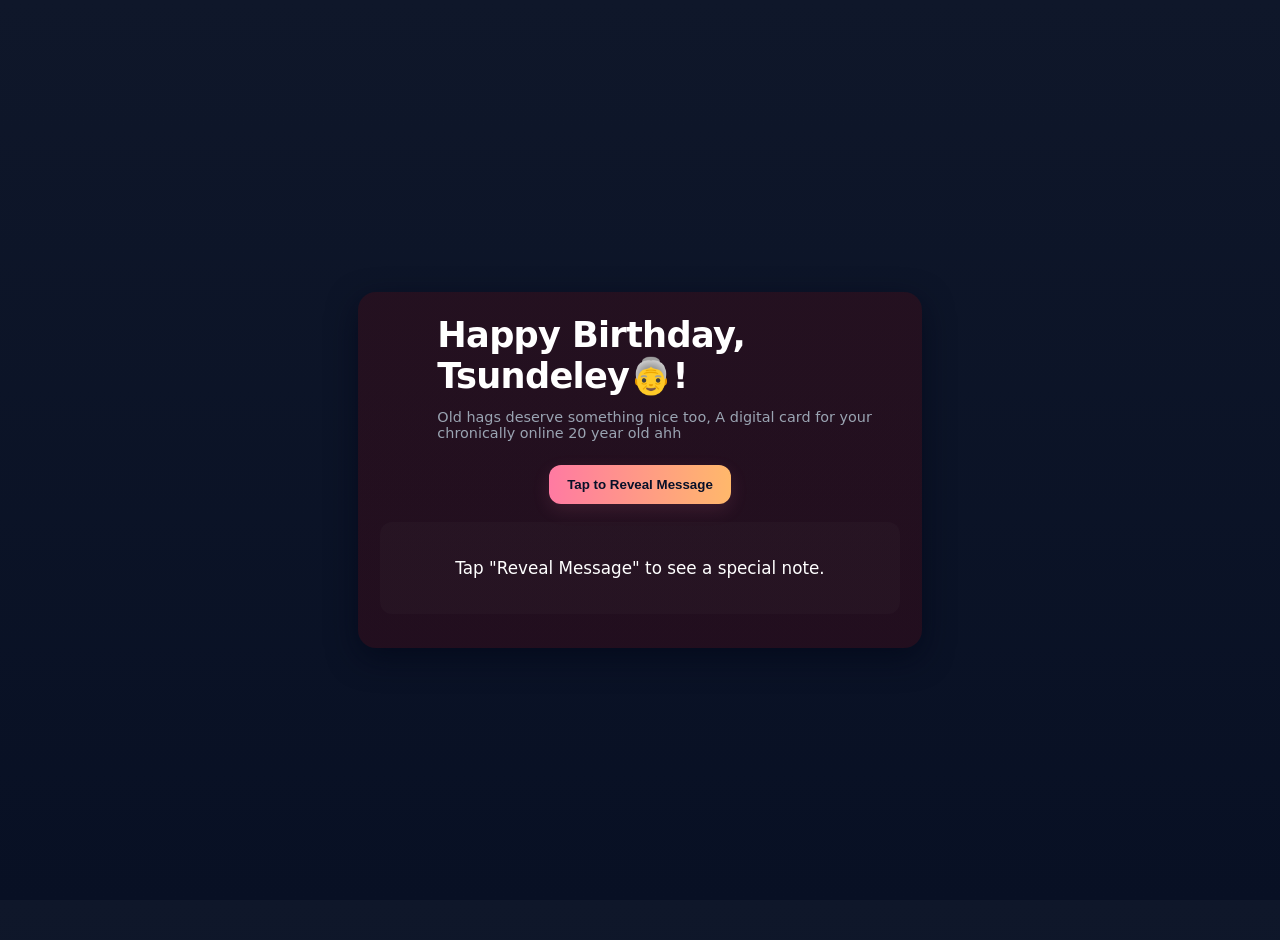
<file: birthday.html>
<!--
Simple single-file birthday card webpage
How to use:
 1. Save this file as `birthday_card.html` on your computer.
 2. Send it to your phone (email, messaging app, AirDrop, Google Drive).
 3. Open the file in your phone's browser (Chrome/Safari) — it works offline.

Features:
 - Mobile-first responsive layout
 - Tap to reveal a message / play a short melody
 - Light confetti animation
 - Customizable recipient name (edit the `recipientName` variable)
-->

<!doctype html>
<html lang="en">
<head>
  <meta charset="utf-8">
  <meta name="viewport" content="width=device-width,initial-scale=1">
  <title>Happy Birthday 🎉</title>
  <style>
    :root{--bg:#0f172a;--card:#0b1220;--accent:#ff7aa2;--muted:#9aa4b2}
    html,body{height:100%;margin:0;font-family:system-ui,-apple-system,Segoe UI,Roboto,'Helvetica Neue',Arial}
    body{display:flex;align-items:center;justify-content:center;background:linear-gradient(180deg,var(--bg),#081024);color:#fff;padding:20px}
    .card{width:100%;max-width:520px;background:linear-gradient(180deg,rgba(129, 1, 0, 0.2),rgba(129, 0, 1, 0.2 ));border-radius:18px;padding:22px;box-shadow:0 10px 30px rgba(2,6,23,0.6);position:relative;overflow:hidden}
    h1{margin:0;font-size:2.2rem;letter-spacing:-0.02em}
    p.lead{color:var(--muted);margin:8px 0 18px}
    .big-emoji{font-size:3.8rem;margin:10px 0}

    .btn{display:inline-block;padding:12px 18px;border-radius:12px;background:linear-gradient(90deg,var(--accent),#ffb86b);color:#071028;font-weight:700;text-decoration:none;box-shadow:0 6px 18px rgba(255,122,162,0.12);border:none}
    .controls {
        display: flex;
        gap: 10px;
        flex-wrap: wrap;
        justify-content: center;   /* centers horizontally */
        align-items: center;       /* centers vertically within the row */
        text-align: center;        /* ensures inline alignment when wrapping */
        margin-top: 12px;
    }

    .message{margin-top:18px;background:rgba(255,255,255,0.02);padding:14px;border-radius:12px;min-height:64px;display:flex;align-items:center;justify-content:center;font-size:1.05rem;text-align:center;white-space:pre-line}
    .small{font-size:0.9rem;color:var(--muted);justify-content:center;margin-top:12px; margin-bottom: 12px;}

    /* Confetti canvas covers card */
    #confetti{position:absolute;left:0;top:0;width:100%;height:100%;pointer-events:none}

    /* responsive tweaks */
    @media (max-width:380px){h1{font-size:1.6rem}.big-emoji{font-size:3rem}}
  </style>
</head>
<body>
  <div class="card">
    <canvas id="confetti"></canvas>
    <div style="display:flex;align-items:center;gap:14px;">
      <div style="width:64px;height:64px;border-radius:14px;background:linear-gradient(180deg,#fff0,#fff0);display:flex;align-items:center;justify-content:center;font-size:1.6rem">
      </div>
      <div>
        <h1 id="title">Happy Birthday Tsundeley! </h1>
        <div class="small" id="subtitle"></div>
      </div>
    </div>

    <!-- <div class="big-emoji" id="bigEmoji">👨‍🦲</div> -->

    <div class="controls">
      <button id="revealBtn" class="btn">Tap to Reveal Message</button>
      <!-- <button id="songBtn" class="btn">Play a Melody</button> -->
    </div>

    <div class="message" id="message">Tap "Reveal Message" to see a special note.</div>
    <div class="small"></div>
  </div>

  <script>
    // --- Customize the recipient here ---
    const recipientName = 'Tsundeley'; // change this to the person's name
    // ------------------------------------

    const title = document.getElementById('title');
    const subtitle = document.getElementById('subtitle');
    const bigEmoji = document.getElementById('bigEmoji');
    const message = document.getElementById('message');
    const revealBtn = document.getElementById('revealBtn');
    const songBtn = document.getElementById('songBtn');

    title.textContent = `Happy Birthday, ${recipientName}👵!`;
    subtitle.textContent = 'Old hags deserve something nice too, A digital card for your chronically online 20 year old ahh';

    // Reveal message animation
    const messages = [
      `Congrats on becoming 20` ,
      `now you are basically (Pushing 30)`,
      `and basically the same age as me (Also pushing 30)`,
      `Bald Fuck`,
      `Loser`,
      `Male Coded Emotionally Reserved Ahh`,
      `Baldina Ahh`,
      `164cm short ahh`,
      `im just a girl ahh`,
      `freaky ahh`,
      `A nicer message will be sent on discord`,
        `Maybe`,
        `Depending on my mood`,
        `Type Shit`
    ];
    let shown = false;
    revealBtn.addEventListener('click', ()=>{
      if(shown) return; shown = true;
      message.textContent = '';
      let idx = 0;
      const interval = setInterval(()=>{
        if(idx >= messages.length){ clearInterval(interval); message.textContent = `${messages.join('\n\n')}\n\nWith love, Arshad`; return; }
        message.textContent += messages[idx] + '\n\n';
        idx += 1;
      }, 1200);
      burstConfetti();
      bigEmoji.classList.add('pop');
    });

    // Simple WebAudio melody (no files)
    songBtn.addEventListener('click', async ()=>{
      playMelody();
    });

    function playMelody(){
      try{
        const ctx = new (window.AudioContext || window.webkitAudioContext)();
        const notes = [440, 440, 0, 440, 0, 349, 440, 0, 523]; // simple pattern
        let t = ctx.currentTime;
        notes.forEach((freq,i)=>{
          if(freq>0){
            const o = ctx.createOscillator();
            const g = ctx.createGain();
            o.frequency.value = freq;
            o.type = 'sine';
            g.gain.value = 0.09;
            o.connect(g); g.connect(ctx.destination);
            o.start(t + i*0.22);
            o.stop(t + i*0.22 + 0.18);
          }
        });
      }catch(e){ alert('Audio not supported on this device.'); }
    }

    // --- Confetti ---
    const canvas = document.getElementById('confetti');
    const ctx = canvas.getContext('2d');
    function resize(){ canvas.width = canvas.clientWidth * devicePixelRatio; canvas.height = canvas.clientHeight * devicePixelRatio; ctx.scale(devicePixelRatio, devicePixelRatio); }
    window.addEventListener('resize', resize); resize();

    const particles = [];
    function createParticle(x,y){
      const colors = ['#ff7aa2','#ffd27a','#7ae3ff','#9affc9','#c9a7ff'];
      const p = {
        x, y, vx: (Math.random()-0.5)*4, vy: -Math.random()*6 - 2,
        size: Math.random()*8 + 6, color: colors[Math.floor(Math.random()*colors.length)], life: 70 + Math.random()*30
      };
      particles.push(p);
    }

    function burstConfetti(){
      const rect = canvas.getBoundingClientRect();
      const x = rect.width / 2; const y = rect.height / 3;
      for(let i=0;i<80;i++) createParticle(x + (Math.random()-0.5)*160, y + (Math.random()-0.5)*40);
    }

    function update(){
      ctx.clearRect(0,0,canvas.width,canvas.height);
      for(let i=particles.length-1;i>=0;i--){
        const p = particles[i];
        p.vy += 0.18; p.vx *= 0.99; p.x += p.vx; p.y += p.vy; p.life -= 1;
        ctx.beginPath(); ctx.fillStyle = p.color; ctx.rect(p.x, p.y, p.size, p.size*0.6); ctx.fill();
        if(p.life <= 0 || p.y > canvas.clientHeight + 40) particles.splice(i,1);
      }
      requestAnimationFrame(update);
    }
    update();

    // Small friendly auto-burst for first open
    setTimeout(()=>{ burstConfetti(); }, 700);

    // Allow tapping the big emoji to toggle one more surprise
    bigEmoji.addEventListener('click', ()=>{ bigEmoji.textContent = bigEmoji.textContent === '🎉' ? '💖' : '🎉'; burstConfetti(); });
  </script>
</body>
</html>
</file>
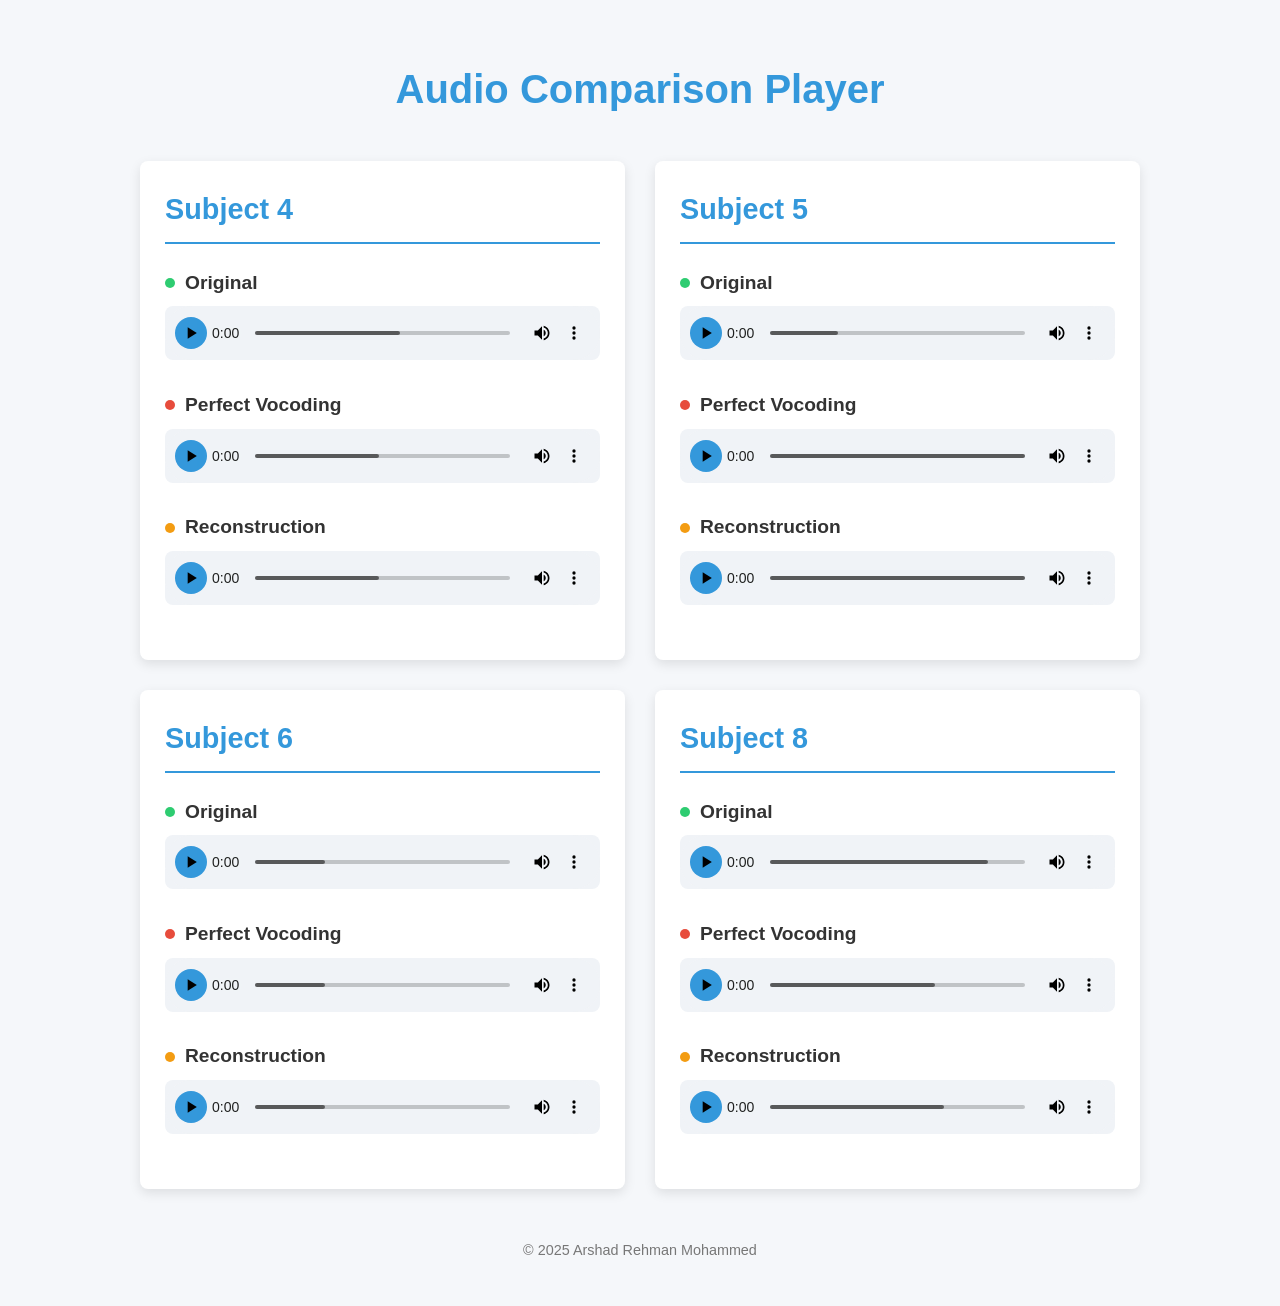
<file: pages/audio/audio.html>
<!DOCTYPE html>
<html lang="en">
<head>
  <meta charset="UTF-8">
  <meta name="viewport" content="width=device-width, initial-scale=1.0">
  <title>Dissertation Audio Player</title>
  <style>
    :root {
      --primary-color: #3498db;
      --secondary-color: #2980b9;
      --background-color: #f5f7fa;
      --card-background: #ffffff;
      --text-color: #333333;
      --border-radius: 8px;
      --box-shadow: 0 4px 12px rgba(0, 0, 0, 0.1);
      --transition: all 0.3s ease;
    }

    body {
      font-family: 'Segoe UI', Tahoma, Geneva, Verdana, sans-serif;
      background-color: var(--background-color);
      color: var(--text-color);
      padding: 30px;
      margin: 0;
      line-height: 1.6;
    }

    .container {
      max-width: 1000px;
      margin: 0 auto;
    }

    header {
      text-align: center;
      margin-bottom: 40px;
    }

    h1 {
      color: var(--primary-color);
      margin-bottom: 15px;
      font-size: 2.5rem;
    }

    .subtitle {
      color: #777;
      font-size: 1.1rem;
      margin-bottom: 30px;
    }

    .folders-container {
      display: grid;
      grid-template-columns: repeat(auto-fill, minmax(450px, 1fr));
      gap: 30px;
    }

    .folder {
      background-color: var(--card-background);
      border-radius: var(--border-radius);
      padding: 25px;
      box-shadow: var(--box-shadow);
      transition: var(--transition);
    }

    .folder:hover {
      transform: translateY(-1px);
      box-shadow: 0 8px 16px rgba(0, 0, 0, 0.15);
    }

    h2 {
      color: var(--primary-color);
      border-bottom: 2px solid var(--primary-color);
      padding-bottom: 10px;
      margin-top: 0;
      font-size: 1.8rem;
    }

    .audio-item {
      margin-bottom: 22px;
    }

    h3 {
      margin-bottom: 8px;
      font-size: 1.2rem;
      display: flex;
      align-items: center;
    }

    h3::before {
      content: '';
      display: inline-block;
      width: 10px;
      height: 10px;
      background-color: var(--primary-color);
      border-radius: 50%;
      margin-right: 10px;
    }

    audio {
      width: 100%;
      border-radius: var(--border-radius);
      background-color: #f0f3f7;
      outline: none;
    }

    audio::-webkit-media-controls-panel {
      background-color: #f0f3f7;
    }

    audio::-webkit-media-controls-play-button {
      background-color: var(--primary-color);
      border-radius: 50%;
    }

    footer {
      text-align: center;
      margin-top: 50px;
      color: #777;
      font-size: 0.9rem;
    }

    /* Color indicators for audio type */
    .original h3::before { background-color: #2ecc71; }
    .vocoded h3::before { background-color: #e74c3c; }
    .reconstruction h3::before { background-color: #f39c12; }

    @media (max-width: 768px) {
      .folders-container {
        grid-template-columns: 1fr;
      }
      body {
        padding: 15px;
      }
    }
  </style>
</head>
<body>
  <div class="container">
    <header>
      <h1>Audio Comparison Player</h1>
      <p class="subtitle"></p>
    </header>

    <div class="folders-container">
      <div class="folder" id="folder4">
        <h2>Subject 4</h2>
        <div class="audio-item original">
          <h3>Original</h3>
          <audio controls src="4/original4.wav"></audio>
        </div>
        <div class="audio-item vocoded">
          <h3>Perfect Vocoding</h3>
          <audio controls src="4/vocoded4.wav"></audio>
        </div>
        <div class="audio-item reconstruction">
          <h3>Reconstruction</h3>
          <audio controls src="4/reconstruction4.wav"></audio>
        </div>
      </div>

      <div class="folder" id="folder5">
        <h2>Subject 5</h2>
        <div class="audio-item original">
          <h3>Original</h3>
          <audio controls src="5/original5.wav"></audio>
        </div>
        <div class="audio-item vocoded">
          <h3>Perfect Vocoding</h3>
          <audio controls src="5/vocoded5.wav"></audio>
        </div>
        <div class="audio-item reconstruction">
          <h3>Reconstruction</h3>
          <audio controls src="5/reconstruction5.wav"></audio>
        </div>
      </div>

      <div class="folder" id="folder6">
        <h2>Subject 6</h2>
        <div class="audio-item original">
          <h3>Original</h3>
          <audio controls src="6/original6.wav"></audio>
        </div>
        <div class="audio-item vocoded">
          <h3>Perfect Vocoding</h3>
          <audio controls src="6/vocoded6.wav"></audio>
        </div>
        <div class="audio-item reconstruction">
          <h3>Reconstruction</h3>
          <audio controls src="6/reconstruction6.wav"></audio>
        </div>
      </div>

      <div class="folder" id="folder8">
        <h2>Subject 8</h2>
        <div class="audio-item original">
          <h3>Original</h3>
          <audio controls src="8/original8.wav"></audio>
        </div>
        <div class="audio-item vocoded">
          <h3>Perfect Vocoding</h3>
          <audio controls src="8/vocoded8.wav"></audio>
        </div>
        <div class="audio-item reconstruction">
          <h3>Reconstruction</h3>
          <audio controls src="8/reconstruction8.wav"></audio>
        </div>
      </div>
    </div>

    <footer>
      <p>© 2025 Arshad Rehman Mohammed</p>
    </footer>
  </div>

  <script>
    // Optional: Add functionality to play all buttons in a category
    document.addEventListener('DOMContentLoaded', function() {
      // You could add interactive features here if needed
    });
  </script>
</body>
</html>
</file>
